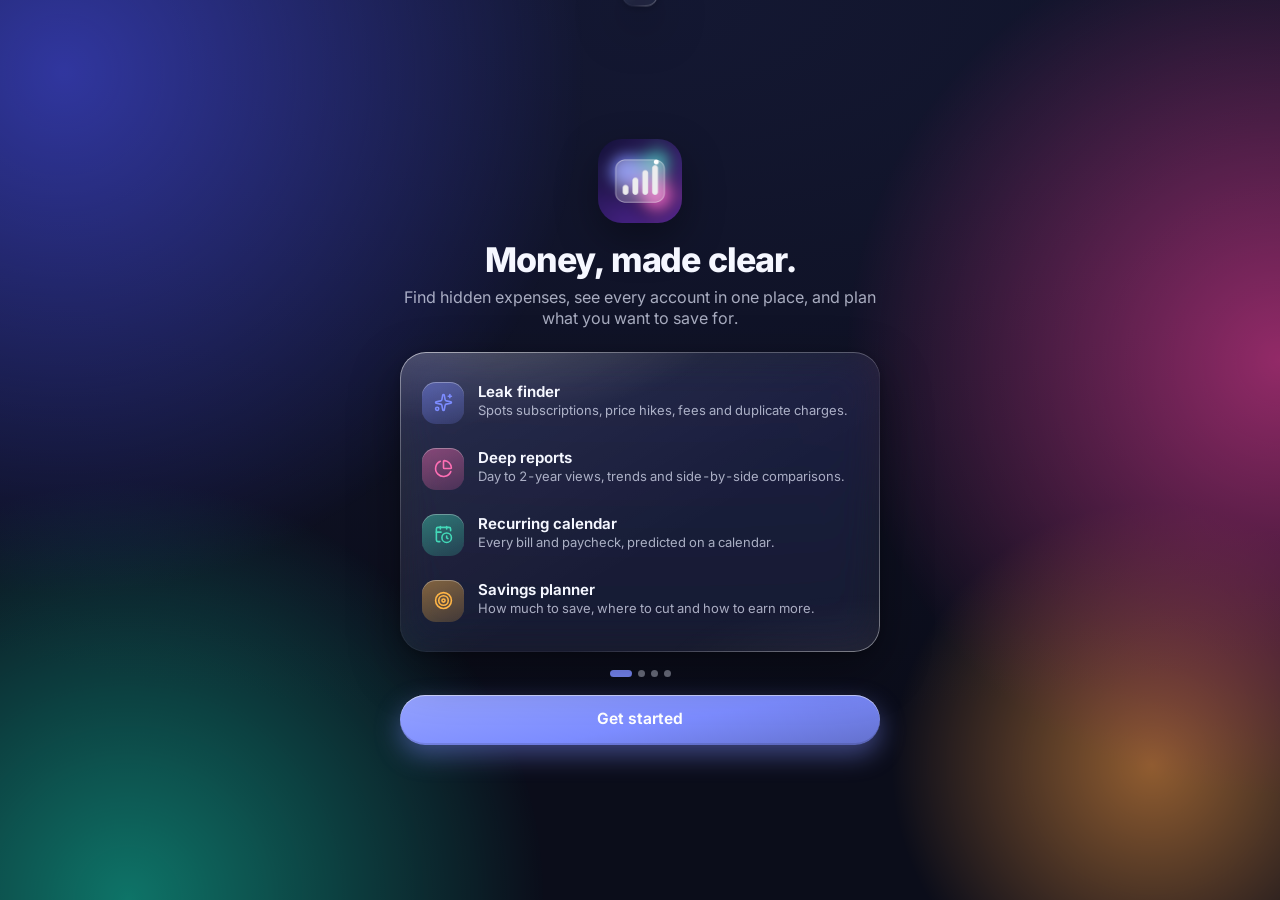
<file: android/assets/www/index.html>
<!doctype html>
<html lang="en">
<head>
<meta charset="utf-8">
<meta name="viewport" content="width=device-width, initial-scale=1, maximum-scale=1, user-scalable=no, viewport-fit=cover">
<meta http-equiv="Content-Security-Policy" content="default-src 'self' file:; script-src 'self' file: 'unsafe-inline'; style-src 'self' file: 'unsafe-inline'; img-src 'self' file: data: blob:; font-src 'self' file:; connect-src 'none'; frame-src 'none'; object-src 'none'">
<title>Clearli</title>
<link rel="stylesheet" href="css/app.css">
</head>
<body data-theme="glass-dark">
<div id="bg"><i class="b1"></i><i class="b2"></i><i class="b3"></i><i class="b4"></i></div>
<div id="app">
  <header id="top"></header>
  <main id="view"></main>
</div>
<nav id="tabs" class="g"></nav>
<div id="extra"></div>
<div id="scrim" data-a="closeSheet"></div>
<div id="toast" class="g"></div>
<div id="onb" class="full" style="display:none"></div>
<div id="lock" class="full" style="display:none;background:var(--bg)"></div>
<script src="js/icons.js"></script>
<script src="js/chart.js"></script>
<script src="js/util.js"></script>
<script src="js/merchants.js"></script>
<script src="js/classify.js"></script>
<script src="js/engine.js"></script>
<script src="js/store.js"></script>
<script src="js/ui.js"></script>
<script src="js/app.js"></script>
<script src="js/screens-main.js"></script>
<script src="js/screens-reports.js"></script>
<script src="js/screens-plan.js"></script>
<script src="js/screens-more.js"></script>
<script src="js/importer.js"></script>
<script src="js/cloud.js"></script>
<script src="js/gconfig.js"></script>
<script src="js/drive.js"></script>
<script src="js/appsync.js"></script>
</body>
</html>
</file>
<file: android/assets/www/css/app.css>
@font-face { font-family: 'Inter'; src: url('../fonts/inter.woff2') format('woff2'); font-weight: 100 900; font-display: swap; }

:root { --accent: #7C8CFF; }
:root, [data-theme="glass-dark"] {
  --bg: #0B0D1A; --bg2: #141833;
  --text: #F5F7FF; --text2: rgba(232, 236, 255, .70); --text3: rgba(232, 236, 255, .46);
  --glass: rgba(255, 255, 255, .055); --glass2: rgba(255, 255, 255, .13); --glass3: rgba(255, 255, 255, .2);
  --rim1: rgba(255, 255, 255, .55); --rim2: rgba(255, 255, 255, .06); --hi: rgba(255, 255, 255, .22);
  --shadow: 0 18px 50px rgba(0, 0, 0, .38), 0 2px 8px rgba(0, 0, 0, .2);
  --fill: rgba(255, 255, 255, .07); --line: rgba(255, 255, 255, .09);
  --pos: #3DDC97; --neg: #FF6B81; --warn: #FFB547;
  --blob1: #4B53FF; --blob2: #FF3FA0; --blob3: #11C9A8; --blob4: #FF9F43; --blobA: .55;
  --sheet: rgba(22, 25, 48, .72);
  --blur: 20px;
  color-scheme: dark;
}
[data-theme="glass-light"] {
  --bg: #E9EDF8; --bg2: #F6F7FC;
  --text: #0D1124; --text2: rgba(13, 17, 36, .68); --text3: rgba(13, 17, 36, .45);
  --glass: rgba(255, 255, 255, .42); --glass2: rgba(255, 255, 255, .72); --glass3: rgba(255, 255, 255, .85);
  --rim1: rgba(255, 255, 255, .95); --rim2: rgba(255, 255, 255, .25); --hi: rgba(255, 255, 255, .9);
  --shadow: 0 16px 40px rgba(40, 50, 110, .16), 0 2px 6px rgba(40, 50, 110, .08);
  --fill: rgba(13, 17, 36, .05); --line: rgba(13, 17, 36, .08);
  --pos: #10A96B; --neg: #E5395A; --warn: #D98200;
  --blob1: #8C94FF; --blob2: #FF8CC6; --blob3: #62E3C8; --blob4: #FFC47A; --blobA: .75;
  --sheet: rgba(245, 247, 255, .8);
  color-scheme: light;
}
[data-theme="aurora"] {
  --bg: #07121A; --bg2: #0B1E2A;
  --text: #F2FFFB; --text2: rgba(225, 255, 247, .72); --text3: rgba(225, 255, 247, .46);
  --glass: rgba(255, 255, 255, .06); --glass2: rgba(255, 255, 255, .14); --glass3: rgba(255, 255, 255, .2);
  --rim1: rgba(200, 255, 240, .6); --rim2: rgba(255, 255, 255, .05); --hi: rgba(255, 255, 255, .22);
  --shadow: 0 18px 50px rgba(0, 0, 0, .4);
  --fill: rgba(255, 255, 255, .07); --line: rgba(255, 255, 255, .09);
  --pos: #4BFFB3; --neg: #FF7090; --warn: #FFD166;
  --blob1: #00D4A6; --blob2: #7A5CFF; --blob3: #00A3FF; --blob4: #C6FF4A; --blobA: .6;
  --sheet: rgba(10, 30, 38, .75);
  color-scheme: dark;
}
[data-theme="midnight"] {
  --bg: #000; --bg2: #0A0A0F;
  --text: #FFFFFF; --text2: rgba(255, 255, 255, .66); --text3: rgba(255, 255, 255, .42);
  --glass: rgba(255, 255, 255, .04); --glass2: rgba(255, 255, 255, .08); --glass3: rgba(255, 255, 255, .14);
  --rim1: rgba(255, 255, 255, .28); --rim2: rgba(255, 255, 255, .04); --hi: rgba(255, 255, 255, .12);
  --shadow: 0 10px 30px rgba(0, 0, 0, .6);
  --fill: rgba(255, 255, 255, .06); --line: rgba(255, 255, 255, .08);
  --pos: #34D399; --neg: #FB7185; --warn: #FBBF24;
  --blob1: #3B3F9E; --blob2: #6B1F4F; --blob3: #0E4F45; --blob4: #5C3A0E; --blobA: .45;
  --sheet: rgba(14, 14, 20, .86);
  color-scheme: dark;
}

* { box-sizing: border-box; -webkit-tap-highlight-color: transparent; }
html, body { margin: 0; height: 100%; background: var(--bg); color: var(--text); font-family: 'Inter', system-ui, -apple-system, Roboto, sans-serif; font-feature-settings: 'tnum' 1, 'cv11' 1; -webkit-font-smoothing: antialiased; overscroll-behavior: none; }
body { font-size: 15px; line-height: 1.35; user-select: none; -webkit-user-select: none; overflow: hidden; }
input, textarea, select, button { font: inherit; color: inherit; }
input, textarea { user-select: text; -webkit-user-select: text; }
button { background: none; border: 0; padding: 0; cursor: pointer; }
.ic { width: 20px; height: 20px; flex: none; }
.ic.sm { width: 16px; height: 16px; }
.ic.lg { width: 26px; height: 26px; }
.ic.xl { width: 34px; height: 34px; }

/* ---------- animated backdrop that the glass refracts ---------- */
/* Static, GPU-cheap backdrop: soft color fields painted as gradients (no filter, no per-frame animation) */
#bg { position: fixed; inset: 0; z-index: 0; overflow: hidden; background: radial-gradient(120% 80% at 50% 0%, var(--bg2), var(--bg)); }
#bg::before { content: ''; position: absolute; inset: 0; opacity: var(--blobA); background:
  radial-gradient(60vmax 60vmax at 5% 8%, var(--blob1), transparent 68%),
  radial-gradient(50vmax 50vmax at 100% 40%, var(--blob2), transparent 68%),
  radial-gradient(48vmax 48vmax at 10% 100%, var(--blob3), transparent 68%),
  radial-gradient(30vmax 30vmax at 90% 85%, var(--blob4), transparent 68%); }
#bg i { display: none; }
body.fx-low { --blur: 12px; }
body.fx-low .g { -webkit-backdrop-filter: none; backdrop-filter: none; background: linear-gradient(150deg, var(--glass3), var(--glass2)); }

/* ---------- Liquid glass ---------- */
.g { position: relative; background: linear-gradient(150deg, var(--glass2), var(--glass) 60%); -webkit-backdrop-filter: blur(var(--blur)) saturate(180%); backdrop-filter: blur(var(--blur)) saturate(180%); border-radius: 26px; box-shadow: inset 0 1px 0 var(--hi), var(--shadow); isolation: isolate; }
.g::after { content: ''; position: absolute; inset: 0; border-radius: inherit; padding: 1px; pointer-events: none; z-index: 2;
  background: linear-gradient(140deg, var(--rim1), var(--rim2) 32%, var(--rim2) 62%, var(--rim1)); opacity: .8;
  -webkit-mask: linear-gradient(#000 0 0) content-box, linear-gradient(#000 0 0); -webkit-mask-composite: xor; mask-composite: exclude; }
.g::before { content: ''; position: absolute; inset: 0; border-radius: inherit; pointer-events: none; z-index: -1;
  background: radial-gradient(110% 70% at 12% -12%, rgba(255, 255, 255, .20), transparent 52%), radial-gradient(80% 50% at 100% 110%, rgba(255, 255, 255, .06), transparent 60%); }
.g.flat { box-shadow: inset 0 1px 0 var(--hi); }
.g.tint { background: linear-gradient(150deg, color-mix(in srgb, var(--accent) 38%, transparent), color-mix(in srgb, var(--accent) 10%, transparent) 70%); }
.pad { padding: 18px; }
.pad-s { padding: 14px; }

/* ---------- App shell ---------- */
#app { position: fixed; inset: 0; z-index: 1; display: flex; flex-direction: column; }
#top { flex: none; display: flex; align-items: center; gap: 10px; padding: 14px 18px 8px; min-height: 60px; }
#top h1 { margin: 0; font-size: 28px; font-weight: 750; letter-spacing: -.02em; flex: 1; white-space: nowrap; overflow: hidden; text-overflow: ellipsis; }
#top .back { margin-left: -6px; }
#view { flex: 1; overflow-y: auto; overflow-x: hidden; padding: 4px 16px 120px; -webkit-overflow-scrolling: touch; scroll-behavior: smooth; }
#view > * { animation: rise .35s cubic-bezier(.2, .8, .2, 1) both; }
#view > *:nth-child(2) { animation-delay: .03s; } #view > *:nth-child(3) { animation-delay: .06s; } #view > *:nth-child(4) { animation-delay: .09s; } #view > *:nth-child(5) { animation-delay: .12s; }
@keyframes rise { from { opacity: 0; transform: translateY(10px); } }
body.fx-low #view > * { animation: none; }

.iconbtn { width: 42px; height: 42px; border-radius: 50%; display: grid; place-items: center; color: var(--text); flex: none; }
.iconbtn.g { border-radius: 50%; }
.iconbtn:active { transform: scale(.92); }

/* tab bar */
#tabs { position: fixed; z-index: 5; left: 50%; transform: translateX(-50%); bottom: 14px; width: min(94vw, 440px); height: 68px; border-radius: 34px; display: flex; align-items: center; justify-content: space-around; padding: 0 6px; }
#tabs button { position: relative; z-index: 3; flex: 1; height: 56px; display: flex; flex-direction: column; align-items: center; justify-content: center; gap: 3px; color: var(--text2); font-size: 10.5px; font-weight: 600; transition: color .25s; }
#tabs button.on { color: var(--text); }
#tabs button .ic { width: 22px; height: 22px; transition: transform .35s cubic-bezier(.3, 1.6, .5, 1); }
#tabs button.on .ic { transform: translateY(-1px) scale(1.08); color: var(--accent); }
#tabs .drop { position: absolute; z-index: 1; top: 6px; height: 56px; border-radius: 28px; background: linear-gradient(160deg, rgba(255, 255, 255, .22), rgba(255, 255, 255, .06)); box-shadow: inset 0 1px 0 rgba(255, 255, 255, .45), inset 0 -1px 0 rgba(255, 255, 255, .08), 0 4px 14px rgba(0, 0, 0, .18); transition: left .45s cubic-bezier(.3, 1.3, .4, 1), width .45s; }
[data-theme="glass-light"] #tabs .drop { background: linear-gradient(160deg, rgba(255, 255, 255, .95), rgba(255, 255, 255, .55)); }

/* ---------- typography & layout helpers ---------- */
.row { display: flex; align-items: center; gap: 10px; }
.col { display: flex; flex-direction: column; gap: 4px; }
.between { justify-content: space-between; }
.grow { flex: 1; min-width: 0; }
.wrap { flex-wrap: wrap; }
.stack > * + * { margin-top: 14px; }
.grid2 { display: grid; grid-template-columns: 1fr 1fr; gap: 12px; }
.grid3 { display: grid; grid-template-columns: repeat(3, 1fr); gap: 10px; }
.muted { color: var(--text2); }
.faint { color: var(--text3); }
.small { font-size: 13px; }
.tiny { font-size: 11.5px; }
.b { font-weight: 650; }
.center { text-align: center; }
.ell { white-space: nowrap; overflow: hidden; text-overflow: ellipsis; }
.pos { color: var(--pos); }
.neg { color: var(--neg); }
.warn { color: var(--warn); }
.h2 { font-size: 18px; font-weight: 700; letter-spacing: -.01em; margin: 0; }
.h3 { font-size: 15px; font-weight: 650; margin: 0; }
.eyebrow { font-size: 11.5px; letter-spacing: .08em; text-transform: uppercase; color: var(--text3); font-weight: 650; }
.big { font-size: 40px; font-weight: 760; letter-spacing: -.03em; line-height: 1.05; }
.mid { font-size: 24px; font-weight: 720; letter-spacing: -.02em; }
.sec { margin: 22px 4px 10px; display: flex; align-items: center; justify-content: space-between; }
.sec .h2 { font-size: 17px; }
.link { color: var(--accent); font-weight: 600; font-size: 13.5px; }
.sp { height: 14px; }
hr.sep { border: 0; height: 1px; background: var(--line); margin: 12px 0; }
body.hide-amt .amt, body.hide-amt .amt-h { filter: blur(9px); transition: filter .25s; }

/* chips / segmented */
.chips { display: flex; gap: 8px; overflow-x: auto; padding: 2px 2px 6px; scrollbar-width: none; }
.chips::-webkit-scrollbar { display: none; }
.chip { flex: none; display: inline-flex; align-items: center; gap: 6px; padding: 8px 14px; border-radius: 20px; font-size: 13px; font-weight: 600; color: var(--text2); background: var(--fill); border: 1px solid var(--line); white-space: nowrap; }
.chip.on { color: #fff; background: var(--accent); background: linear-gradient(160deg, color-mix(in srgb, var(--accent) 95%, white), var(--accent)); border-color: transparent; box-shadow: 0 6px 18px color-mix(in srgb, var(--accent) 40%, transparent), inset 0 1px 0 rgba(255, 255, 255, .45); }
.chip .ic { width: 15px; height: 15px; }
.seg { display: flex; padding: 4px; border-radius: 18px; gap: 2px; position: relative; }
.seg button { flex: 1; padding: 9px 6px; border-radius: 14px; font-size: 13px; font-weight: 650; color: var(--text2); position: relative; z-index: 1; transition: color .2s; }
.seg button.on { color: var(--text); background: linear-gradient(160deg, rgba(255, 255, 255, .24), rgba(255, 255, 255, .08)); box-shadow: inset 0 1px 0 rgba(255, 255, 255, .4), 0 3px 10px rgba(0, 0, 0, .16); }
[data-theme="glass-light"] .seg button.on { background: #fff; }

/* buttons */
.btn { display: inline-flex; align-items: center; justify-content: center; gap: 8px; height: 50px; padding: 0 22px; border-radius: 25px; font-weight: 650; font-size: 15.5px; color: var(--text); background: var(--fill); border: 1px solid var(--line); transition: transform .15s; }
.btn:active, .chip:active, .tap:active { transform: scale(.97); }
.btn.primary { color: #fff; border: 0; background: var(--accent); background: linear-gradient(170deg, color-mix(in srgb, var(--accent) 80%, white), var(--accent) 55%, color-mix(in srgb, var(--accent) 80%, black)); box-shadow: 0 10px 26px color-mix(in srgb, var(--accent) 45%, transparent), inset 0 1px 0 rgba(255, 255, 255, .55), inset 0 -2px 0 rgba(0, 0, 0, .12); }
.btn.danger { color: var(--neg); }
.btn.block { width: 100%; }
.btn.sm { height: 38px; padding: 0 14px; font-size: 13.5px; border-radius: 19px; }
.btn[disabled] { opacity: .45; }

/* list rows */
.list { border-radius: 24px; overflow: hidden; }
.item { display: flex; align-items: center; gap: 12px; padding: 12px 14px; position: relative; }
.item + .item::before { content: ''; position: absolute; top: 0; left: 64px; right: 14px; height: 1px; background: var(--line); }
.item:active { background: var(--fill); }
.item .t { font-weight: 600; font-size: 15px; }
.item .s { font-size: 12.5px; color: var(--text3); margin-top: 2px; }
.item .r { text-align: right; flex: none; }
.bubble { width: 40px; height: 40px; border-radius: 14px; display: grid; place-items: center; flex: none; position: relative; box-shadow: inset 0 1px 0 rgba(255, 255, 255, .3); }
.bubble .ic { width: 19px; height: 19px; }
.bubble.round { border-radius: 50%; }
.dayhdr { display: flex; justify-content: space-between; padding: 14px 6px 6px; font-size: 12.5px; font-weight: 650; color: var(--text3); text-transform: uppercase; letter-spacing: .05em; }
.badge { display: inline-flex; align-items: center; gap: 3px; font-size: 10.5px; font-weight: 700; padding: 2px 7px; border-radius: 8px; background: var(--fill); color: var(--text2); vertical-align: middle; }
.badge.acc { background: color-mix(in srgb, var(--accent) 22%, transparent); color: var(--accent); }
.badge.warn { background: color-mix(in srgb, var(--warn) 20%, transparent); color: var(--warn); }
.badge.neg { background: color-mix(in srgb, var(--neg) 18%, transparent); color: var(--neg); }
.badge.pos { background: color-mix(in srgb, var(--pos) 18%, transparent); color: var(--pos); }
.badge .ic { width: 11px; height: 11px; }

/* KPI tiles */
.kpi { padding: 14px 16px; border-radius: 22px; }
.kpi .v { font-size: 21px; font-weight: 730; letter-spacing: -.02em; margin-top: 4px; }
.kpi .d { font-size: 12px; font-weight: 600; margin-top: 3px; }

/* progress */
.bar { height: 8px; border-radius: 6px; background: var(--fill); overflow: hidden; position: relative; }
.bar > i { position: absolute; left: 0; top: 0; bottom: 0; border-radius: 6px; background: var(--accent); box-shadow: 0 0 12px color-mix(in srgb, var(--accent) 60%, transparent); }
.bar .pace { position: absolute; top: -3px; bottom: -3px; width: 2px; background: var(--text2); border-radius: 2px; }
.ring { position: relative; display: grid; place-items: center; }
.ring svg { transform: rotate(-90deg); }
.ring .lbl { position: absolute; font-weight: 700; font-size: 13px; }

/* charts */
.chart { position: relative; width: 100%; }
.chart canvas { width: 100% !important; }
.legend { display: flex; flex-wrap: wrap; gap: 6px 14px; margin-top: 10px; font-size: 12.5px; color: var(--text2); }
.legend i { display: inline-block; width: 9px; height: 9px; border-radius: 3px; margin-right: 6px; }

/* heatmap */
.heat { display: grid; gap: 4px; }
.heat .c { aspect-ratio: 1; border-radius: 6px; background: var(--fill); display: grid; place-items: center; font-size: 10.5px; color: var(--text3); position: relative; }
.heat .c.out { opacity: .25; }
.heat .c.today { outline: 1.5px solid var(--accent); }
.heatY { display: grid; grid-auto-flow: column; grid-template-rows: repeat(7, 1fr); gap: 2px; overflow-x: auto; }
.heatY .c { width: 9px; height: 9px; border-radius: 2px; background: var(--fill); }

/* calendar */
.cal { display: grid; grid-template-columns: repeat(7, 1fr); gap: 5px; }
.cal .h { text-align: center; font-size: 11px; color: var(--text3); font-weight: 650; padding-bottom: 4px; }
.cal .d { min-height: 62px; border-radius: 14px; padding: 5px 4px; background: var(--fill); display: flex; flex-direction: column; align-items: center; gap: 3px; font-size: 12px; font-weight: 600; position: relative; }
.cal .d.out { opacity: .3; }
.cal .d.today { background: color-mix(in srgb, var(--accent) 26%, transparent); box-shadow: inset 0 0 0 1.5px var(--accent); }
.cal .d.sel { box-shadow: inset 0 0 0 1.5px var(--text); }
.cal .dots { display: flex; gap: 2px; flex-wrap: wrap; justify-content: center; }
.cal .dots i { width: 6px; height: 6px; border-radius: 50%; }
.cal .v { font-size: 9.5px; font-weight: 700; }

/* sheets */
#scrim { position: fixed; inset: 0; z-index: 20; background: rgba(0, 0, 0, .42); opacity: 0; pointer-events: none; transition: opacity .3s; }
#scrim.on { opacity: 1; pointer-events: auto; }
.sheet { position: fixed; z-index: 21; left: 0; right: 0; bottom: 0; max-height: 92vh; display: flex; flex-direction: column; border-radius: 30px 30px 0 0; background: var(--sheet); -webkit-backdrop-filter: blur(34px) saturate(190%); backdrop-filter: blur(34px) saturate(190%); box-shadow: 0 -10px 40px rgba(0, 0, 0, .35), inset 0 1px 0 var(--hi); transform: translateY(105%); transition: transform .42s cubic-bezier(.2, .9, .2, 1); }
.sheet.on { transform: none; }
.sheet .grab { flex: none; padding: 10px 0 4px; display: grid; place-items: center; touch-action: none; }
.sheet .grab i { width: 40px; height: 5px; border-radius: 3px; background: var(--text3); }
.sheet .hd { flex: none; display: flex; align-items: center; gap: 10px; padding: 4px 18px 10px; touch-action: none; }
.sheet .hd .h2 { flex: 1; font-size: 19px; }
.sheet .bd { overflow-y: auto; padding: 4px 18px 28px; }
.sheet .ft { flex: none; padding: 10px 18px 20px; display: flex; gap: 10px; }

/* forms */
.field { display: block; margin-bottom: 14px; }
.field > span { display: block; font-size: 12.5px; color: var(--text2); font-weight: 600; margin: 0 4px 6px; }
.inp { width: 100%; height: 50px; border-radius: 16px; padding: 0 16px; background: var(--fill); border: 1px solid var(--line); outline: none; font-size: 16px; }
textarea.inp { height: auto; min-height: 96px; padding: 14px 16px; resize: vertical; line-height: 1.4; }
.inp:focus { border-color: var(--accent); box-shadow: 0 0 0 3px color-mix(in srgb, var(--accent) 25%, transparent); }
select.inp { appearance: none; -webkit-appearance: none; }
.search { display: flex; align-items: center; gap: 10px; height: 48px; padding: 0 16px; border-radius: 24px; }
.search input { flex: 1; background: none; border: 0; outline: none; font-size: 16px; height: 100%; }
.toggle { width: 52px; height: 32px; border-radius: 16px; background: var(--fill); border: 1px solid var(--line); position: relative; flex: none; transition: background .25s; }
.toggle::after { content: ''; position: absolute; top: 2px; left: 2px; width: 26px; height: 26px; border-radius: 50%; background: #fff; box-shadow: 0 2px 6px rgba(0, 0, 0, .25); transition: transform .3s cubic-bezier(.3, 1.4, .5, 1); }
.toggle.on { background: var(--pos); border-color: transparent; }
.toggle.on::after { transform: translateX(20px); }
.check { width: 24px; height: 24px; border-radius: 8px; border: 2px solid var(--text3); display: grid; place-items: center; flex: none; }
.check.on { background: var(--accent); border-color: var(--accent); color: #fff; }
.check .ic { width: 14px; height: 14px; stroke-width: 3; }
.swatches { display: flex; flex-wrap: wrap; gap: 10px; }
.swatch { width: 34px; height: 34px; border-radius: 50%; box-shadow: inset 0 1px 0 rgba(255, 255, 255, .4); }
.swatch.on { outline: 3px solid var(--text); outline-offset: 2px; }
.icongrid { display: grid; grid-template-columns: repeat(7, 1fr); gap: 8px; }
.icongrid button { aspect-ratio: 1; border-radius: 12px; display: grid; place-items: center; background: var(--fill); }
.icongrid button.on { background: var(--accent); color: #fff; }
.slider { width: 100%; accent-color: var(--accent); }

/* toast */
#toast { position: fixed; z-index: 40; left: 50%; top: 16px; transform: translate(-50%, -140%); transition: transform .4s cubic-bezier(.3, 1.3, .4, 1); padding: 12px 18px; border-radius: 22px; font-weight: 600; font-size: 14px; max-width: 90vw; display: flex; gap: 8px; align-items: center; }
#toast.on { transform: translate(-50%, 0); }

/* onboarding & lock */
.full { position: fixed; inset: 0; z-index: 30; overflow-y: auto; padding: 24px 20px 40px; display: flex; flex-direction: column; }
.full .inner { max-width: 480px; width: 100%; margin: auto; }
.logo { width: 84px; height: 84px; border-radius: 26px; display: grid; place-items: center; margin: 0 auto 18px; }
.logo img { width: 84px; height: 84px; border-radius: 24px; box-shadow: 0 16px 40px rgba(0, 0, 0, .35); }
.hero-t { font-size: 34px; font-weight: 800; letter-spacing: -.03em; text-align: center; margin: 0 0 8px; line-height: 1.1; }
.hero-s { text-align: center; color: var(--text2); margin: 0 0 22px; font-size: 16px; }
.feat { display: flex; gap: 14px; align-items: flex-start; padding: 12px 4px; }
.feat .bubble { width: 42px; height: 42px; }
.steps { counter-reset: s; }
.steps li { list-style: none; position: relative; padding: 8px 0 8px 40px; }
.steps li::before { counter-increment: s; content: counter(s); position: absolute; left: 0; top: 6px; width: 28px; height: 28px; border-radius: 50%; display: grid; place-items: center; background: var(--accent); color: #fff; font-weight: 700; font-size: 13px; }
.dots-nav { display: flex; justify-content: center; gap: 6px; margin: 18px 0; }
.dots-nav i { width: 7px; height: 7px; border-radius: 4px; background: var(--text3); transition: width .3s; }
.dots-nav i.on { width: 22px; background: var(--accent); }
.spin { width: 22px; height: 22px; border: 3px solid var(--fill); border-top-color: var(--accent); border-radius: 50%; animation: sp 0.8s linear infinite; }
@keyframes sp { to { transform: rotate(360deg); } }
.empty { text-align: center; padding: 40px 20px; color: var(--text2); }
.empty .ic { width: 42px; height: 42px; color: var(--text3); margin-bottom: 10px; }

body.onb #tabs, body.onb #extra { display: none; }
.logo .bubble { width: 84px; height: 84px; border-radius: 26px; }
.logo .bubble .ic { width: 38px; height: 38px; }
/* home hero */
.hero { padding: 22px 20px 16px; }
.hero .sub { display: flex; gap: 8px; margin-top: 14px; flex-wrap: wrap; }
.pill { display: inline-flex; align-items: center; gap: 6px; padding: 6px 11px; border-radius: 14px; background: var(--fill); font-size: 12.5px; font-weight: 600; color: var(--text2); }
.acctcards { display: flex; gap: 12px; overflow-x: auto; padding: 4px 2px 10px; margin: 0 -16px; padding-left: 16px; padding-right: 16px; scrollbar-width: none; scroll-snap-type: x mandatory; }
.acctcards::-webkit-scrollbar { display: none; }
.acard { flex: none; width: 176px; padding: 14px 16px; scroll-snap-align: start; }
.acard .bank { font-size: 11.5px; color: var(--text3); font-weight: 650; text-transform: uppercase; letter-spacing: .05em; }
.acard .nm { font-size: 13.5px; font-weight: 600; margin: 2px 0 10px; }
.acard .bl { font-size: 20px; font-weight: 730; letter-spacing: -.02em; }
.insight { padding: 16px; }
.insight .bubble { width: 38px; height: 38px; border-radius: 12px; }
.save-tag { font-size: 12px; font-weight: 700; color: var(--pos); }
.spark { height: 46px; margin-top: 10px; }
.selbar { position: fixed; z-index: 6; left: 50%; transform: translateX(-50%); bottom: 94px; width: min(92vw, 420px); padding: 10px 12px; border-radius: 24px; display: flex; gap: 8px; align-items: center; }
.fab { position: fixed; z-index: 6; right: 20px; bottom: 96px; width: 56px; height: 56px; border-radius: 50%; display: grid; place-items: center; color: #fff; }
.asof { display: inline-flex; align-items: center; gap: 3px; font-size: 10.5px; font-weight: 600; white-space: nowrap; text-transform: none; letter-spacing: 0; vertical-align: middle; }
.asof .ic { width: 11px; height: 11px; }
.sec .h2 .asof { font-size: 11.5px; margin-left: 6px; }
body.hide-amt span.amt { display: inline-block; }
</file>
